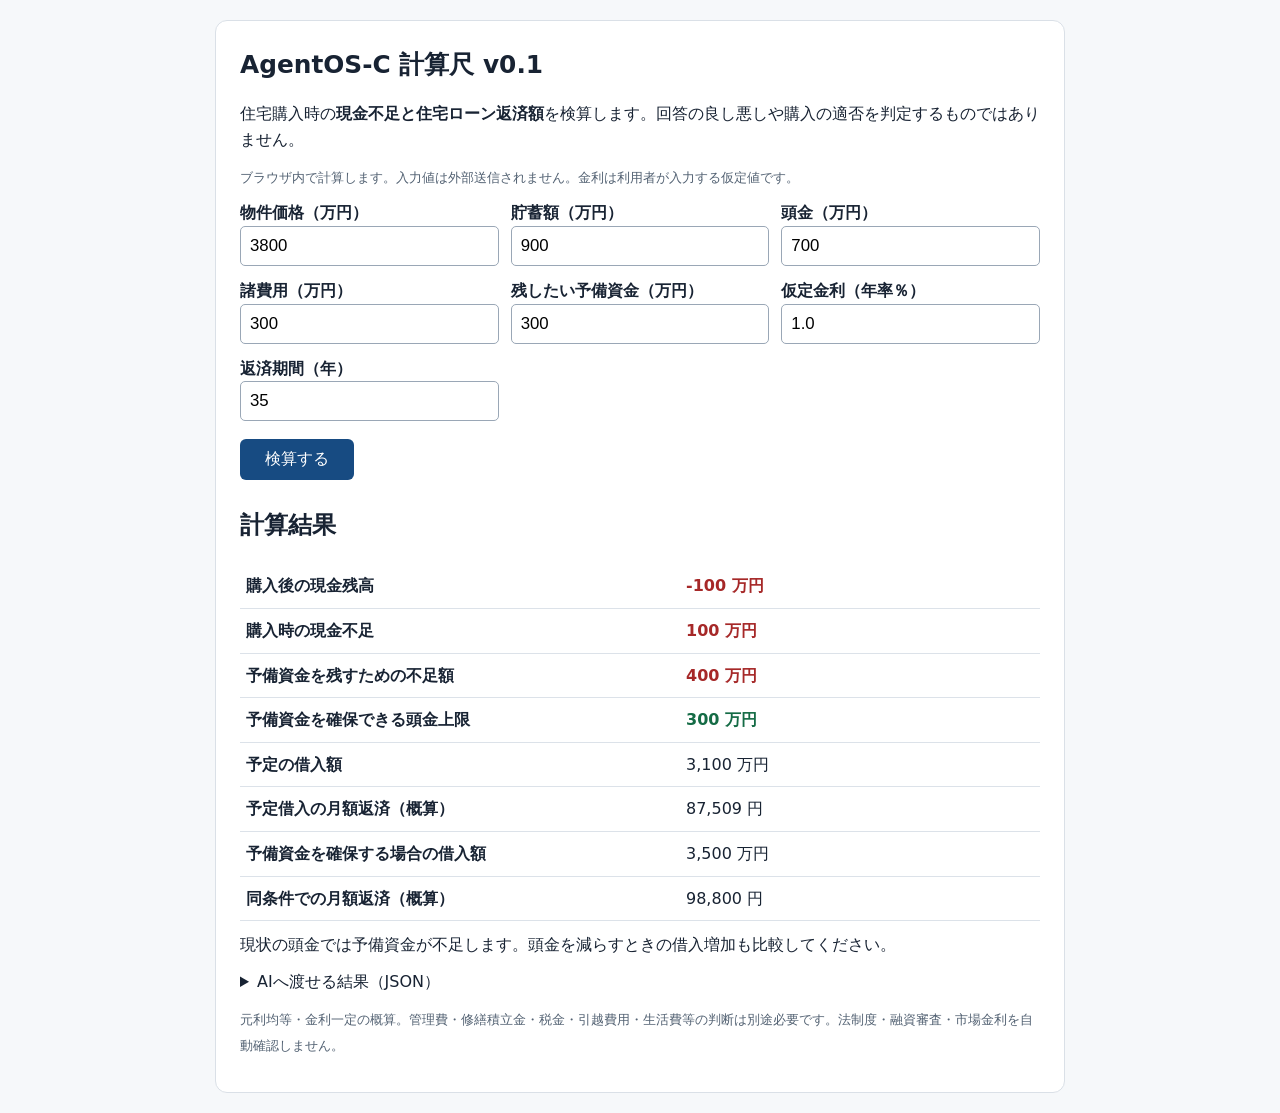
<file: tools/decision-calculator/index.html>
<!doctype html>
<html lang="ja">
<head>
<meta charset="utf-8">
<meta name="viewport" content="width=device-width, initial-scale=1">
<title>AgentOS-C 計算尺 v0.1 — 住宅購入資金の検算</title>
<style>
:root { color-scheme: light; font-family: system-ui, "Meiryo", sans-serif; }
body { max-width: 850px; margin: 0 auto; padding: 20px; color: #182333; background: #f6f8fa; line-height: 1.6; }
main { background: white; padding: 24px; border-radius: 12px; border: 1px solid #dae0e7; }
h1 { font-size: 1.55rem; margin-top: 0; }
p { margin: 0.7em 0; }
.grid { display: grid; grid-template-columns: repeat(auto-fit, minmax(215px, 1fr)); gap: 12px; }
label { font-weight: 600; display: block; }
input { display: block; box-sizing: border-box; width: 100%; padding: 9px; border: 1px solid #9aa7b6; border-radius: 5px; font-size: 1.05rem; }
button { margin: 18px 0 6px; background: #174b82; color: white; border: 0; padding: 10px 25px; border-radius: 6px; font-size: 1rem; cursor: pointer; }
button:hover { background: #123964; }
table { border-collapse: collapse; width: 100%; margin-top: 12px; }
th, td { border-bottom: 1px solid #dce2e9; padding: 9px 6px; text-align: left; }
th { width: 55%; }
.fail { color: #a62828; font-weight: 700; }
.pass { color: #146b45; font-weight: 700; }
small { color: #536273; }
pre { white-space: pre-wrap; overflow-wrap: anywhere; max-height: 380px; overflow: auto; background: #edf2f6; padding: 14px; border-radius: 6px; }
#error { color: #a62828; font-weight: 700; }
</style>
</head>
<body>
<main>
<h1>AgentOS-C 計算尺 v0.1</h1>
<p>住宅購入時の<strong>現金不足と住宅ローン返済額</strong>を検算します。回答の良し悪しや購入の適否を判定するものではありません。</p>
<p><small>ブラウザ内で計算します。入力値は外部送信されません。金利は利用者が入力する仮定値です。</small></p>
<form id="calculator">
  <div class="grid">
    <label>物件価格（万円）<input name="purchase_price_man_yen" type="number" value="3800" min="0" max="1000000000" step="1" required></label>
    <label>貯蓄額（万円）<input name="savings_man_yen" type="number" value="900" min="0" max="1000000000" step="1" required></label>
    <label>頭金（万円）<input name="down_payment_man_yen" type="number" value="700" min="0" max="1000000000" step="1" required></label>
    <label>諸費用（万円）<input name="closing_costs_man_yen" type="number" value="300" min="0" max="1000000000" step="1" required></label>
    <label>残したい予備資金（万円）<input name="minimum_reserve_man_yen" type="number" value="300" min="0" max="1000000000" step="1" required></label>
    <label>仮定金利（年率％）<input name="annual_interest_rate_percent" type="number" value="1.0" min="0" max="30" step="0.01" required></label>
    <label>返済期間（年）<input name="loan_term_years" type="number" value="35" min="1" max="50" step="1" required></label>
  </div>
  <button type="submit">検算する</button>
</form>
<p id="error" role="alert"></p>
<section aria-live="polite">
  <h2>計算結果</h2>
  <table><tbody id="results"></tbody></table>
  <p id="conclusion"></p>
</section>
<details>
  <summary>AIへ渡せる結果（JSON）</summary>
  <pre id="json"></pre>
</details>
<p><small>元利均等・金利一定の概算。管理費・修繕積立金・税金・引越費用・生活費等の判断は別途必要です。法制度・融資審査・市場金利を自動確認しません。</small></p>
</main>
<script src="./calculator.js"></script>
<script>
'use strict';
(function () {
  var form = document.getElementById('calculator');
  var results = document.getElementById('results');
  var error = document.getElementById('error');
  var conclusion = document.getElementById('conclusion');
  var json = document.getElementById('json');
  function text(v) { return v === null ? '算出不可' : Number(v).toLocaleString('ja-JP'); }
  function addRow(label, value, ok) {
    var row = document.createElement('tr');
    var header = document.createElement('th');
    var data = document.createElement('td');
    header.textContent = label;
    data.textContent = value;
    if (ok === true) data.className = 'pass';
    if (ok === false) data.className = 'fail';
    row.appendChild(header);
    row.appendChild(data);
    results.appendChild(row);
  }
  function recalculate(event) {
    if (event) event.preventDefault();
    error.textContent = '';
    results.textContent = '';
    conclusion.textContent = '';
    json.textContent = '';
    try {
      var keys = [
        'purchase_price_man_yen', 'savings_man_yen', 'down_payment_man_yen',
        'closing_costs_man_yen', 'minimum_reserve_man_yen',
        'annual_interest_rate_percent', 'loan_term_years'
      ];
      var input = {};
      keys.forEach(function (key) { input[key] = Number(form.elements.namedItem(key).value); });
      var out = window.DecisionCalculator.calculate(input);
      addRow('購入後の現金残高', text(out.cash.after_planned_purchase_man_yen) + ' 万円', out.checks.cash_to_pay_initial_costs);
      addRow('購入時の現金不足', text(out.cash.shortfall_to_pay_initial_costs_man_yen) + ' 万円', out.checks.cash_to_pay_initial_costs);
      addRow('予備資金を残すための不足額', text(out.cash.shortfall_to_keep_reserve_man_yen) + ' 万円', out.checks.reserve_preserved);
      addRow('予備資金を確保できる頭金上限', text(out.cash.maximum_down_payment_keeping_reserve_man_yen) + ' 万円', out.checks.reserve_possible_without_extra_money);
      addRow('予定の借入額', text(out.mortgage.planned_loan_man_yen) + ' 万円');
      addRow('予定借入の月額返済（概算）', text(out.mortgage.planned_monthly_payment_yen) + ' 円');
      addRow('予備資金を確保する場合の借入額', text(out.mortgage.reserve_preserving_loan_man_yen) + ' 万円');
      addRow('同条件での月額返済（概算）', text(out.mortgage.reserve_preserving_monthly_payment_yen) + ' 円');
      conclusion.textContent = out.checks.reserve_preserved
        ? '入力値上、希望する予備資金を確保できます。ただし購入全体の安全性は未評価です。'
        : out.checks.reserve_possible_without_extra_money
          ? '現状の頭金では予備資金が不足します。頭金を減らすときの借入増加も比較してください。'
          : '頭金をゼロにしても希望する予備資金を確保できません。別の資金計画が必要です。';
      json.textContent = JSON.stringify(out, null, 2);
    } catch (e) {
      error.textContent = '計算できません: ' + e.message;
    }
  }
  form.addEventListener('submit', recalculate);
  recalculate();
})();
</script>
</body>
</html>
</file>
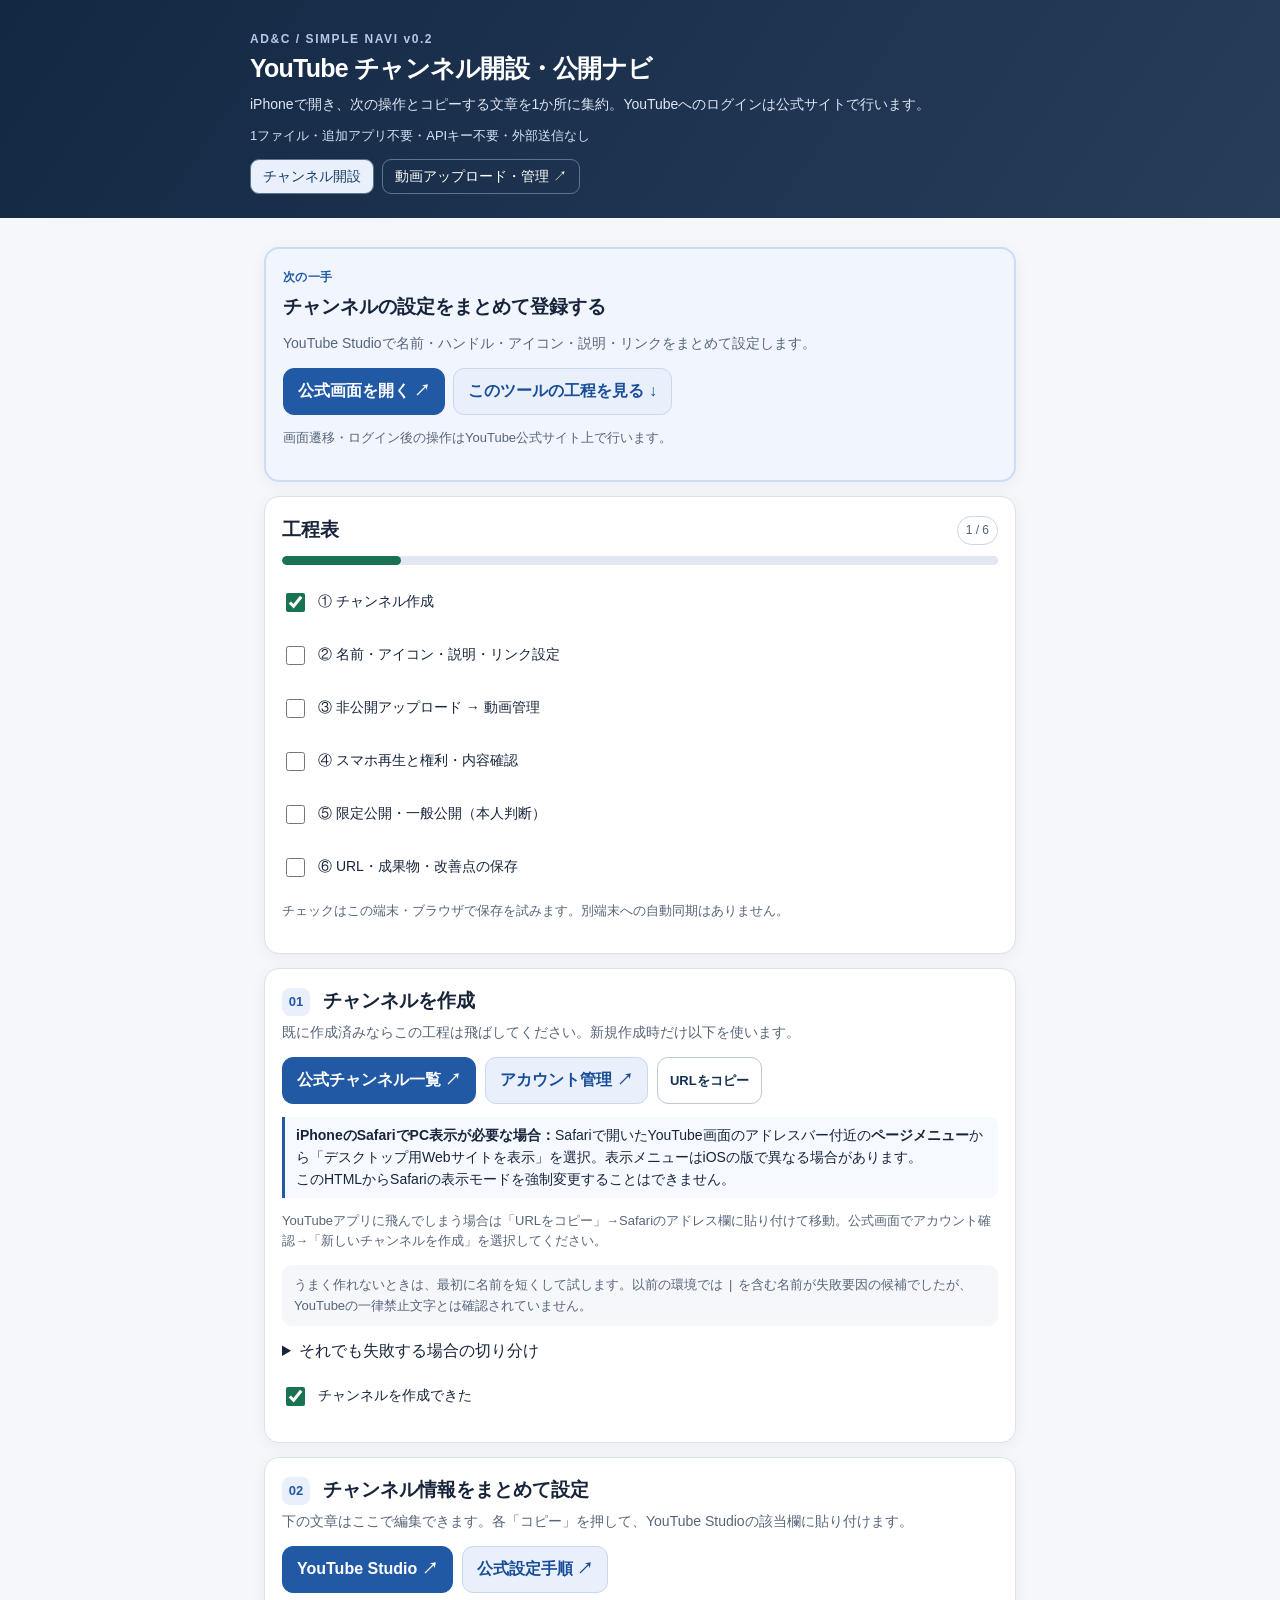
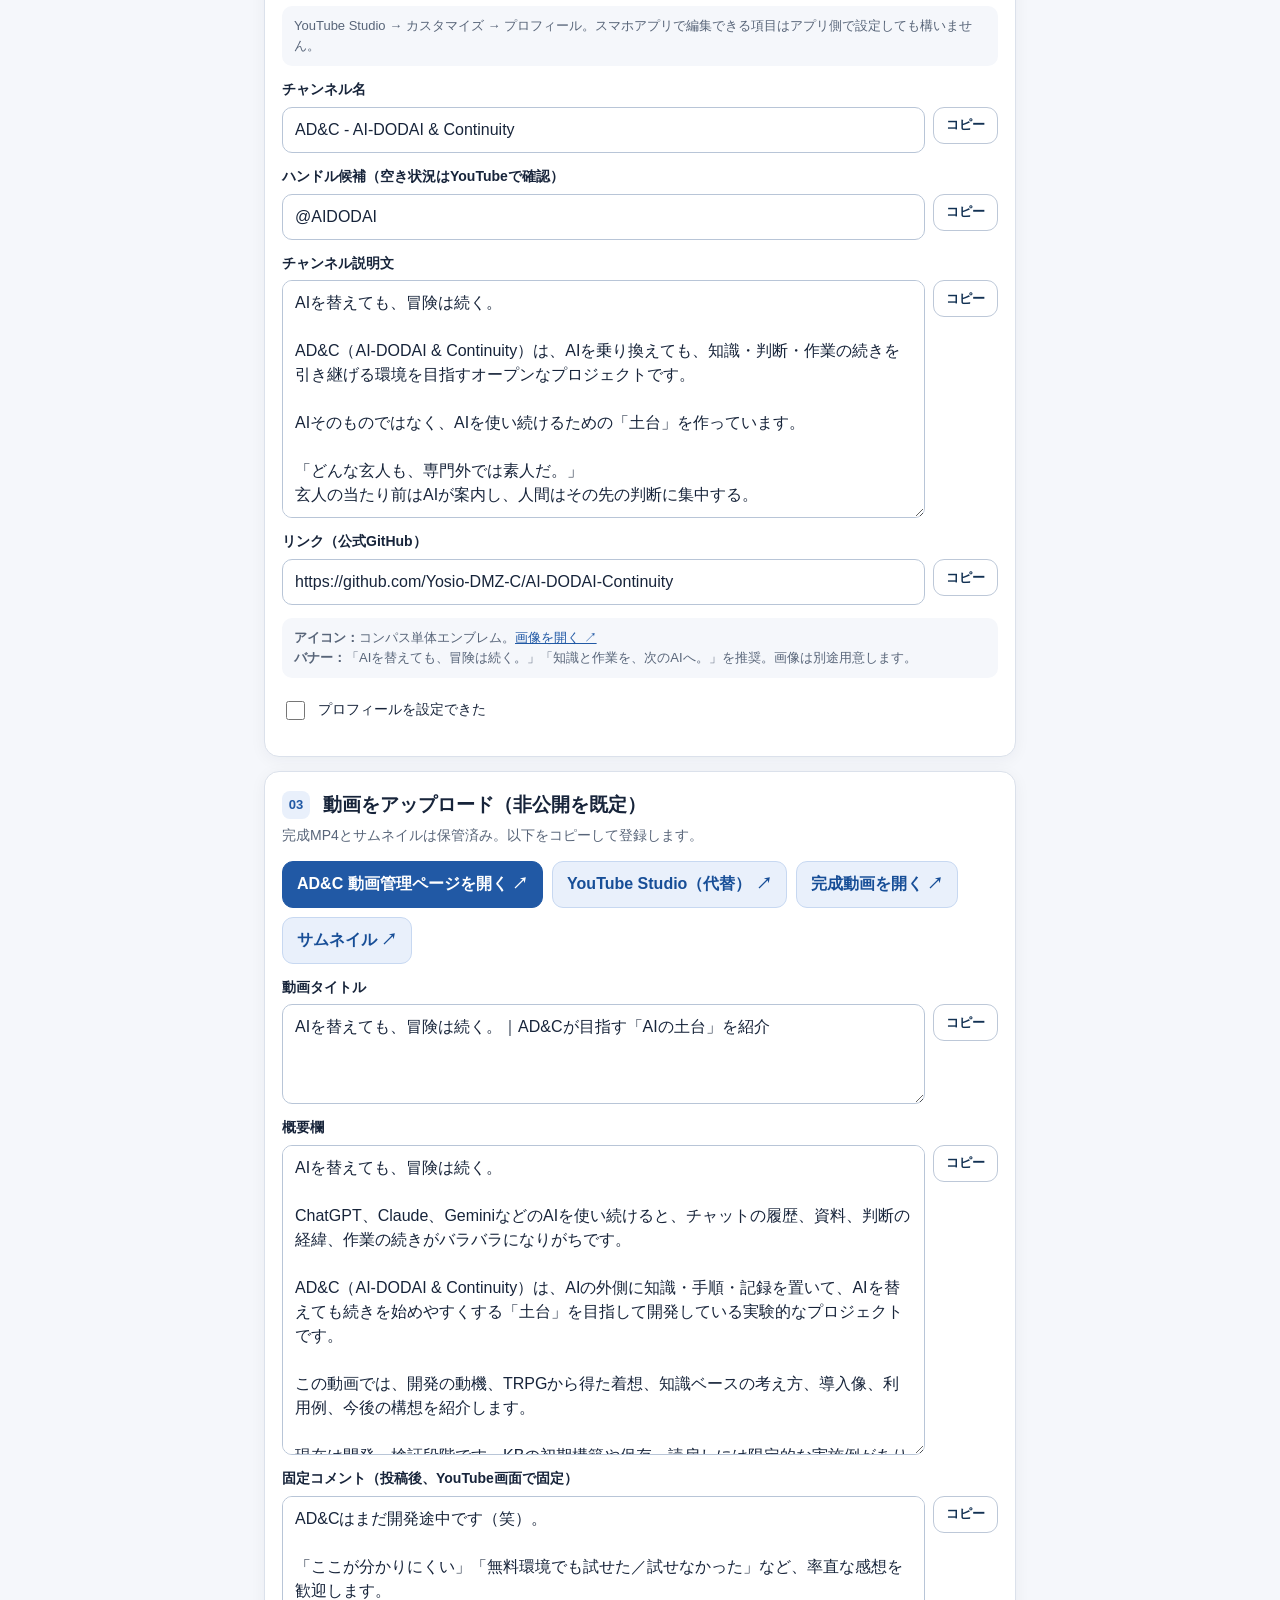
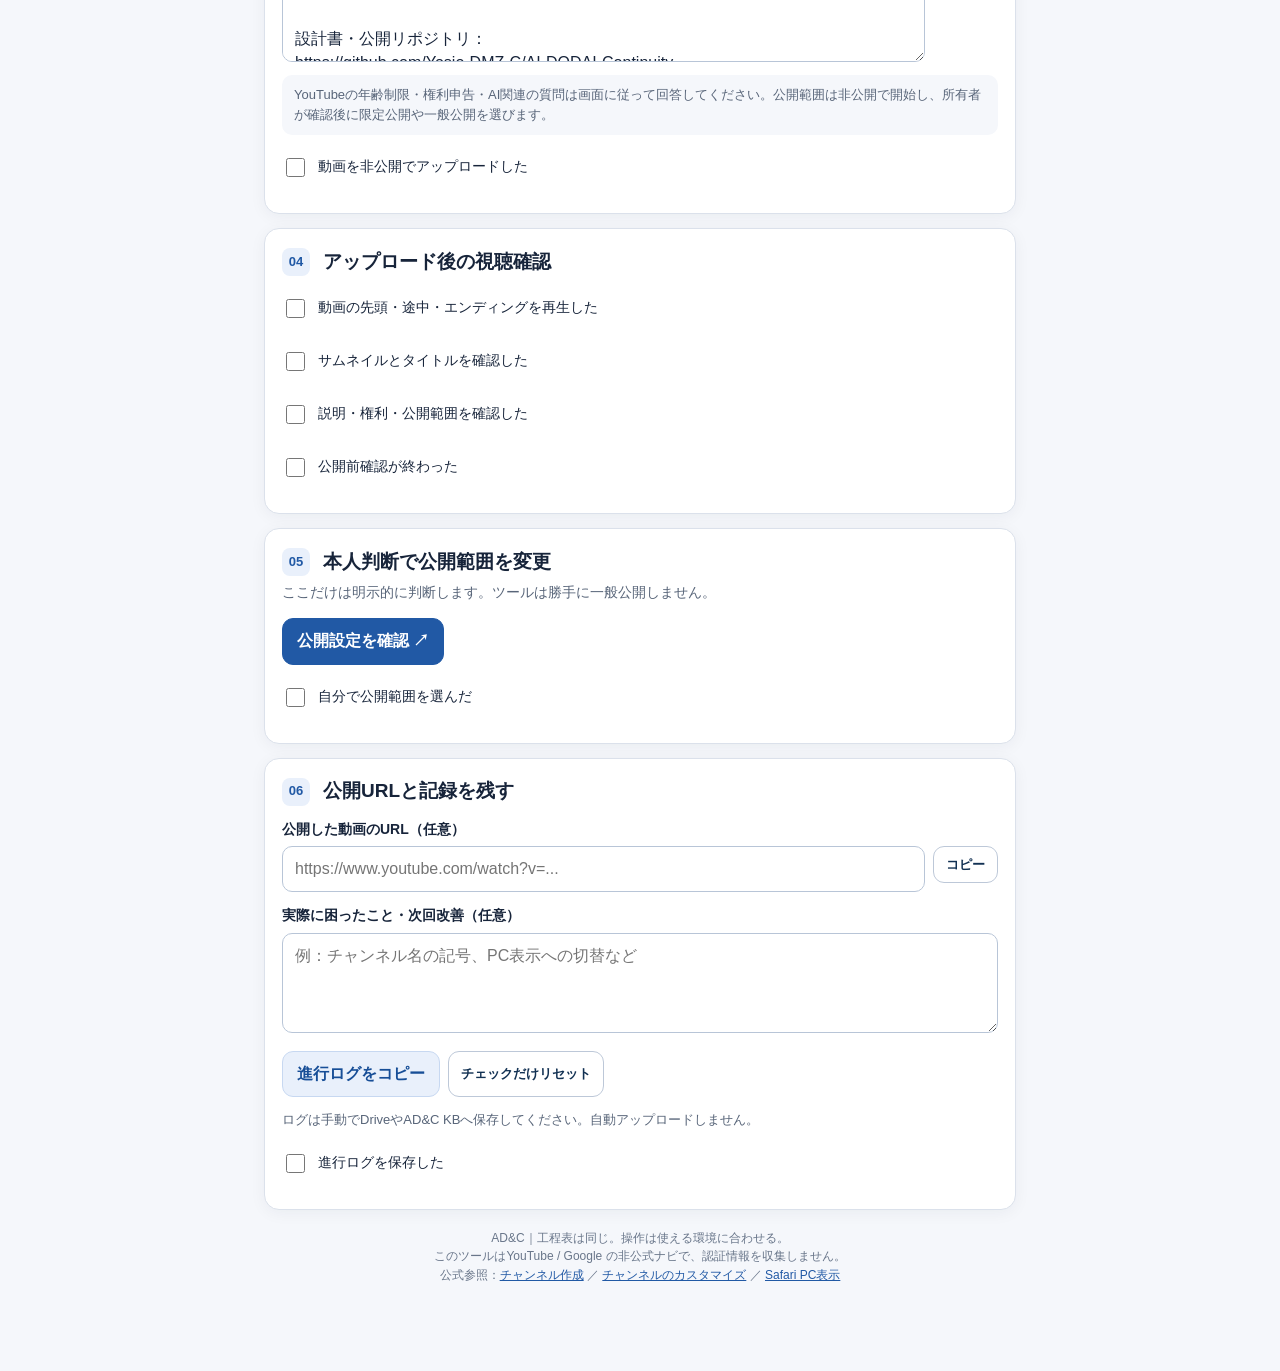
<file: tools/youtube/channel.html>
<!doctype html>
<html lang="ja">
<head>
<meta charset="utf-8">
<meta name="viewport" content="width=device-width, initial-scale=1, viewport-fit=cover">
<meta name="theme-color" content="#15233c">
<title>AD&C｜YouTubeチャンネル開設・公開ナビ</title>
<link rel="stylesheet" href="./shared.css">
</head>
<body>
<header><div class="head"><div class="eyebrow">AD&C / SIMPLE NAVI v0.2</div><h1>YouTube チャンネル開設・公開ナビ</h1><p>iPhoneで開き、次の操作とコピーする文章を1か所に集約。YouTubeへのログインは公式サイトで行います。</p><div class="topNote">1ファイル・追加アプリ不要・APIキー不要・外部送信なし</div></div><nav class="navbar" aria-label="AD&C YouTubeツール"><a href="./channel.html" aria-current="page">チャンネル開設</a><a href="./videos.html">動画アップロード・管理 ↗</a></nav></header>
<main>
<section class="nextpanel activeNext" id="next"><p class="kicker">次の一手</p><h2 id="nextTitle">チャンネル情報を登録する</h2><p class="sub" id="nextDetail">チャンネルは作成済みとして、プロフィール設定から進めます。</p><div class="actions"><a id="nextLink" class="btn primary" href="https://studio.youtube.com/" target="_blank" rel="noopener">公式画面を開く ↗</a><button id="jumpNext" class="secondary">このツールの工程を見る ↓</button></div><p class="small">画面遷移・ログイン後の操作はYouTube公式サイト上で行います。</p></section>
<section><div class="layout"><h2 style="margin:0">工程表</h2><span class="badge" id="progressText">1 / 6</span></div><progress id="progress" value="1" max="6"></progress><div id="checklist" style="margin-top:7px">
<label class="check"><input type="checkbox" id="done-create" data-step="create" checked>① チャンネル作成</label>
<label class="check"><input type="checkbox" id="done-profile" data-step="profile">② 名前・アイコン・説明・リンク設定</label>
<label class="check"><input type="checkbox" id="done-upload" data-step="upload">③ 非公開アップロード → 動画管理</label>
<label class="check"><input type="checkbox" id="done-review" data-step="review">④ スマホ再生と権利・内容確認</label>
<label class="check"><input type="checkbox" id="done-publish" data-step="publish">⑤ 限定公開・一般公開（本人判断）</label>
<label class="check"><input type="checkbox" id="done-log" data-step="log">⑥ URL・成果物・改善点の保存</label></div><p class="small">チェックはこの端末・ブラウザで保存を試みます。別端末への自動同期はありません。</p></section>
<section id="step-create"><div class="step-head"><span class="stepnum">01</span><h2>チャンネルを作成</h2></div><p class="sub">既に作成済みならこの工程は飛ばしてください。新規作成時だけ以下を使います。</p><div class="links"><a class="btn primary" href="https://www.youtube.com/channel_switcher" target="_blank" rel="noopener">公式チャンネル一覧 ↗</a><a class="btn secondary" href="https://www.youtube.com/account" target="_blank" rel="noopener">アカウント管理 ↗</a><button class="mini" data-copy-url="https://www.youtube.com/channel_switcher">URLをコピー</button></div>
<div class="callout"><b>iPhoneのSafariでPC表示が必要な場合：</b>Safariで開いたYouTube画面のアドレスバー付近の<b>ページメニュー</b>から「デスクトップ用Webサイトを表示」を選択。表示メニューはiOSの版で異なる場合があります。<br>このHTMLからSafariの表示モードを強制変更することはできません。</div>
<p class="small">YouTubeアプリに飛んでしまう場合は「URLをコピー」→Safariのアドレス欄に貼り付けて移動。公式画面でアカウント確認→「新しいチャンネルを作成」を選択してください。</p>
<p class="hint">うまく作れないときは、最初に名前を短くして試します。以前の環境では <code>|</code> を含む名前が失敗要因の候補でしたが、YouTubeの一律禁止文字とは確認されていません。</p>
<details><summary>それでも失敗する場合の切り分け</summary><p class="small">①アカウントが目的のGoogleアカウントか確認 → ②名前を英数字だけの仮名に → ③Safariのプライベートブラウズで再試行 → ④PCブラウザで作成。既存チャンネルは削除しないでください。</p></details>
<label class="check"><input type="checkbox" class="mirror" data-target="done-create">チャンネルを作成できた</label></section>
<section id="step-profile"><div class="step-head"><span class="stepnum">02</span><h2>チャンネル情報をまとめて設定</h2></div><p class="sub">下の文章はここで編集できます。各「コピー」を押して、YouTube Studioの該当欄に貼り付けます。</p><div class="links"><a class="btn primary" href="https://studio.youtube.com/" target="_blank" rel="noopener">YouTube Studio ↗</a><a class="btn secondary" href="https://support.google.com/youtube/answer/3027950?hl=ja" target="_blank" rel="noopener">公式設定手順 ↗</a></div><p class="hint">YouTube Studio → カスタマイズ → プロフィール。スマホアプリで編集できる項目はアプリ側で設定しても構いません。</p>
<div class="field"><label for="channelName">チャンネル名</label><div class="inputrow"><input type="text" id="channelName" data-save="1" value="AD&C - AI-DODAI & Continuity"><button class="mini" data-copy="channelName">コピー</button></div><div class="small warn" id="nameWarn" hidden>入力名に | を含みます。以前の作成失敗例があるため、登録できない場合は外して再試行してください。</div></div>
<div class="field"><label for="handle">ハンドル候補（空き状況はYouTubeで確認）</label><div class="inputrow"><input type="text" id="handle" data-save="1" value="@AIDODAI"><button class="mini" data-copy="handle">コピー</button></div></div>
<div class="field"><label for="channelDesc">チャンネル説明文</label><div class="inputrow"><textarea id="channelDesc" rows="9" data-save="1">AIを替えても、冒険は続く。

AD&C（AI-DODAI & Continuity）は、AIを乗り換えても、知識・判断・作業の続きを引き継げる環境を目指すオープンなプロジェクトです。

AIそのものではなく、AIを使い続けるための「土台」を作っています。

「どんな玄人も、専門外では素人だ。」
玄人の当たり前はAIが案内し、人間はその先の判断に集中する。

このチャンネルでは、AD&Cの開発過程や実験、成功・失敗、AI活用の工夫を紹介します。現在は開発・検証段階です。

▼ 設計書・GitHub
https://github.com/Yosio-DMZ-C/AI-DODAI-Continuity</textarea><button class="mini" data-copy="channelDesc">コピー</button></div></div>
<div class="field"><label for="repoLink">リンク（公式GitHub）</label><div class="inputrow"><input type="url" id="repoLink" data-save="1" value="https://github.com/Yosio-DMZ-C/AI-DODAI-Continuity"><button class="mini" data-copy="repoLink">コピー</button></div></div>
<p class="hint"><b>アイコン：</b>コンパス単体エンブレム。<a href="https://drive.google.com/file/d/1JhogMmLaI_HmVvPJImsCWtPphjDD1Yco/view" target="_blank" rel="noopener">画像を開く ↗</a><br><b>バナー：</b>「AIを替えても、冒険は続く。」「知識と作業を、次のAIへ。」を推奨。画像は別途用意します。</p><label class="check"><input type="checkbox" class="mirror" data-target="done-profile">プロフィールを設定できた</label></section>
<section id="step-upload"><div class="step-head"><span class="stepnum">03</span><h2>動画をアップロード（非公開を既定）</h2></div><p class="sub">完成MP4とサムネイルは保管済み。以下をコピーして登録します。</p><div class="links"><a class="btn primary" href="./videos.html">AD&C 動画管理ページを開く ↗</a><a class="btn secondary" href="https://studio.youtube.com/" target="_blank" rel="noopener">YouTube Studio（代替） ↗</a><a class="btn secondary" href="https://drive.google.com/file/d/1I9K3RXlusrMKqE4KardaX0821FwCqkwB/view" target="_blank" rel="noopener">完成動画を開く ↗</a><a class="btn secondary" href="https://drive.google.com/file/d/1y_trxNAxxJDGt46jHDDe6TY-qF1lRXMU/view" target="_blank" rel="noopener">サムネイル ↗</a></div>
<div class="field"><label for="videoTitle">動画タイトル</label><div class="inputrow"><textarea id="videoTitle" rows="2" data-save="1">AIを替えても、冒険は続く。｜AD&Cが目指す「AIの土台」を紹介</textarea><button class="mini" data-copy="videoTitle">コピー</button></div></div>
<div class="field"><label for="videoDesc">概要欄</label><div class="inputrow"><textarea id="videoDesc" rows="12" data-save="1">AIを替えても、冒険は続く。

ChatGPT、Claude、GeminiなどのAIを使い続けると、チャットの履歴、資料、判断の経緯、作業の続きがバラバラになりがちです。

AD&C（AI-DODAI & Continuity）は、AIの外側に知識・手順・記録を置いて、AIを替えても続きを始めやすくする「土台」を目指して開発している実験的なプロジェクトです。

この動画では、開発の動機、TRPGから得た着想、知識ベースの考え方、導入像、利用例、今後の構想を紹介します。

現在は開発・検証段階です。KBの初期構築や保存・読戻しには限定的な実施例がありますが、異なるAI間での継続運用や省力化の効果を一般的に実証したわけではありません。

▼ AD&Cの設計書・公開リポジトリ
https://github.com/Yosio-DMZ-C/AI-DODAI-Continuity

感想や改善提案も歓迎します。

※前半のナレーションは、本人の声をもとにElevenLabsで生成したAI音声です。エンディングは本人の肉声を使用しています。

#ADnC #生成AI #ナレッジベース</textarea><button class="mini" data-copy="videoDesc">コピー</button></div></div>
<div class="field"><label for="pinnedComment">固定コメント（投稿後、YouTube画面で固定）</label><div class="inputrow"><textarea id="pinnedComment" rows="6" data-save="1">AD&Cはまだ開発途中です（笑）。

「ここが分かりにくい」「無料環境でも試せた／試せなかった」など、率直な感想を歓迎します。

設計書・公開リポジトリ：
https://github.com/Yosio-DMZ-C/AI-DODAI-Continuity</textarea><button class="mini" data-copy="pinnedComment">コピー</button></div></div>
<p class="hint">YouTubeの年齢制限・権利申告・AI関連の質問は画面に従って回答してください。公開範囲は非公開で開始し、所有者が確認後に限定公開や一般公開を選びます。</p><label class="check"><input type="checkbox" class="mirror" data-target="done-upload">動画を非公開でアップロードした</label></section>
<section id="step-review"><div class="step-head"><span class="stepnum">04</span><h2>アップロード後の視聴確認</h2></div><label class="check"><input type="checkbox" id="qc-video">動画の先頭・途中・エンディングを再生した</label><label class="check"><input type="checkbox" id="qc-cover">サムネイルとタイトルを確認した</label><label class="check"><input type="checkbox" id="qc-rights">説明・権利・公開範囲を確認した</label><label class="check"><input type="checkbox" class="mirror" data-target="done-review">公開前確認が終わった</label></section>
<section id="step-publish"><div class="step-head"><span class="stepnum">05</span><h2>本人判断で公開範囲を変更</h2></div><p class="sub">ここだけは明示的に判断します。ツールは勝手に一般公開しません。</p><div class="links"><a class="btn primary" href="https://studio.youtube.com/" target="_blank" rel="noopener">公開設定を確認 ↗</a></div><label class="check"><input type="checkbox" class="mirror" data-target="done-publish">自分で公開範囲を選んだ</label></section>
<section id="step-log"><div class="step-head"><span class="stepnum">06</span><h2>公開URLと記録を残す</h2></div><div class="field"><label for="publishedUrl">公開した動画のURL（任意）</label><div class="inputrow"><input type="url" id="publishedUrl" data-save="1" placeholder="https://www.youtube.com/watch?v=..."><button class="mini" data-copy="publishedUrl">コピー</button></div></div><div class="field"><label for="notes">実際に困ったこと・次回改善（任意）</label><textarea id="notes" rows="3" data-save="1" placeholder="例：チャンネル名の記号、PC表示への切替など"></textarea></div><div class="actions"><button id="export" class="secondary">進行ログをコピー</button><button id="reset" class="mini">チェックだけリセット</button></div><p class="small">ログは手動でDriveやAD&C KBへ保存してください。自動アップロードしません。</p><label class="check"><input type="checkbox" class="mirror" data-target="done-log">進行ログを保存した</label></section>
<div id="toast" class="sr" role="status" aria-live="polite"></div>
<footer>AD&C｜工程表は同じ。操作は使える環境に合わせる。<br>このツールはYouTube / Google の非公式ナビで、認証情報を収集しません。<br>公式参照：<a href="https://support.google.com/youtube/answer/1646861?hl=ja" target="_blank" rel="noopener">チャンネル作成</a> ／ <a href="https://support.google.com/youtube/answer/3027950?hl=ja" target="_blank" rel="noopener">チャンネルのカスタマイズ</a> ／ <a href="https://support.apple.com/ja-jp/guide/iphone/iphb3100d149/26/ios/26" target="_blank" rel="noopener">Safari PC表示</a></footer>
</main>
<script>
(function(){'use strict';
const key='adnc-youtube-navi-v01';const steps=['create','profile','upload','review','publish','log'];
const titles=['チャンネルを作成する','チャンネルの設定をまとめて登録する','動画管理ページで非公開アップロードする','非公開の動画を所有者として確認する','公開するか判断する','公開URLと改善点を残す','公開作業は完了です'];
const descriptions=['Safariで公式のチャンネル一覧を開きます。','YouTube Studioで名前・ハンドル・アイコン・説明・リンクをまとめて設定します。','準備済みのMP4・サムネイル・文案を使います。','スマホで最初・途中・最後を再生してください。','公開範囲は動画管理ページまたは公式Studioで本人が変更します。','今回の結果を次の作業へ引き継ぎます。','ログを保存して終了できます。'];
const urls=['https://www.youtube.com/channel_switcher','https://studio.youtube.com/','./videos.html','#step-review','https://studio.youtube.com/','#step-log','#step-log'];
const ids=Array.from(document.querySelectorAll('[data-save="1"]')).map(x=>x.id);let initial={};ids.forEach(id=>{initial[id]=document.getElementById(id).value;});
function getStored(){try{return JSON.parse(localStorage.getItem(key)||'{}')}catch{return {}}}
function save(){const item={};ids.forEach(id=>item[id]=document.getElementById(id).value);steps.forEach(s=>item['done-'+s]=document.getElementById('done-'+s).checked);['qc-video','qc-cover','qc-rights'].forEach(id=>item[id]=document.getElementById(id).checked);try{localStorage.setItem(key,JSON.stringify(item))}catch(e){}render()}
function render(){const active=steps.findIndex(s=>!document.getElementById('done-'+s).checked),ix=active===-1?6:active;const count=steps.filter(s=>document.getElementById('done-'+s).checked).length;document.getElementById('progress').value=count;document.getElementById('progressText').textContent=count+' / 6';document.getElementById('nextTitle').textContent=titles[ix];document.getElementById('nextDetail').textContent=descriptions[ix];const a=document.getElementById('nextLink');a.href=urls[ix];a.textContent=ix===0?'チャンネル一覧を開く ↗':ix===6?'記録の工程を見る ↓':ix===3?'このツールの確認工程を見る ↓':'公式画面を開く ↗';if(ix===3||ix===5||ix===6)a.textContent='このツールの工程を見る ↓';const name=document.getElementById('channelName').value;document.getElementById('nameWarn').hidden=!name.includes('|');document.querySelectorAll('.mirror').forEach(el=>{el.checked=document.getElementById(el.dataset.target).checked;});}
function toast(message){let el=document.getElementById('toast');el.textContent=message;el.className='hint';setTimeout(()=>{el.className='sr'},2200)}
async function copyText(value){try{if(navigator.clipboard&&window.isSecureContext){await navigator.clipboard.writeText(value);toast('コピーしました');return;}}catch(e){}
const t=document.createElement('textarea');t.value=value;t.style.cssText='position:fixed;left:0;top:-1000px';document.body.appendChild(t);t.focus();t.select();try{if(document.execCommand('copy')){toast('コピーしました');t.remove();return;}}catch(e){}t.remove();window.prompt('この文章を長押ししてコピーしてください',value);}
function jump(){const ix=steps.findIndex(s=>!document.getElementById('done-'+s).checked);document.getElementById('step-'+(steps[ix===-1?5:ix])).scrollIntoView({behavior:'smooth',block:'start'})}
let saved=getStored();ids.forEach(id=>{if(typeof saved[id]==='string')document.getElementById(id).value=saved[id];});steps.forEach(s=>{if(typeof saved['done-'+s]==='boolean')document.getElementById('done-'+s).checked=saved['done-'+s];});['qc-video','qc-cover','qc-rights'].forEach(id=>{if(typeof saved[id]==='boolean')document.getElementById(id).checked=saved[id];});
document.querySelectorAll('input[data-step],input[id^="done-"],input[id^="qc-"]').forEach(el=>el.addEventListener('change',save));
document.querySelectorAll('.mirror').forEach(el=>el.addEventListener('change',()=>{document.getElementById(el.dataset.target).checked=el.checked;save()}));
ids.forEach(id=>{document.getElementById(id).addEventListener('input',save)});
document.querySelectorAll('[data-copy]').forEach(el=>el.addEventListener('click',()=>copyText(document.getElementById(el.dataset.copy).value)));
document.querySelectorAll('[data-copy-url]').forEach(el=>el.addEventListener('click',()=>copyText(el.dataset.copyUrl)));
document.getElementById('jumpNext').addEventListener('click',jump);
document.getElementById('nextLink').addEventListener('click',function(e){const ix=steps.findIndex(s=>!document.getElementById('done-'+s).checked);if(ix===3||ix===5||ix===-1){e.preventDefault();jump()}});
document.getElementById('export').addEventListener('click',()=>{const done=steps.map((s,i)=>(document.getElementById('done-'+s).checked?'PASS':'NOT_RUN')+' | '+(i+1)+' '+titles[i]).join('\n');copyText('AD&C YouTube進行記録\n\n'+done+'\n\nチャンネル名: '+document.getElementById('channelName').value+'\nハンドル候補: '+document.getElementById('handle').value+'\n動画URL: '+document.getElementById('publishedUrl').value+'\n改善点: '+document.getElementById('notes').value+'\n※本人の確認がない項目はPASSと扱わない。');});
document.getElementById('reset').addEventListener('click',()=>{if(!confirm('工程のチェックだけ初期化します。本文は残します。よろしいですか？'))return;steps.forEach(s=>document.getElementById('done-'+s).checked=(s==='create'));['qc-video','qc-cover','qc-rights'].forEach(id=>document.getElementById(id).checked=false);save();toast('チェックを初期化しました')});render();
})();
</script>
</body></html>
</file>
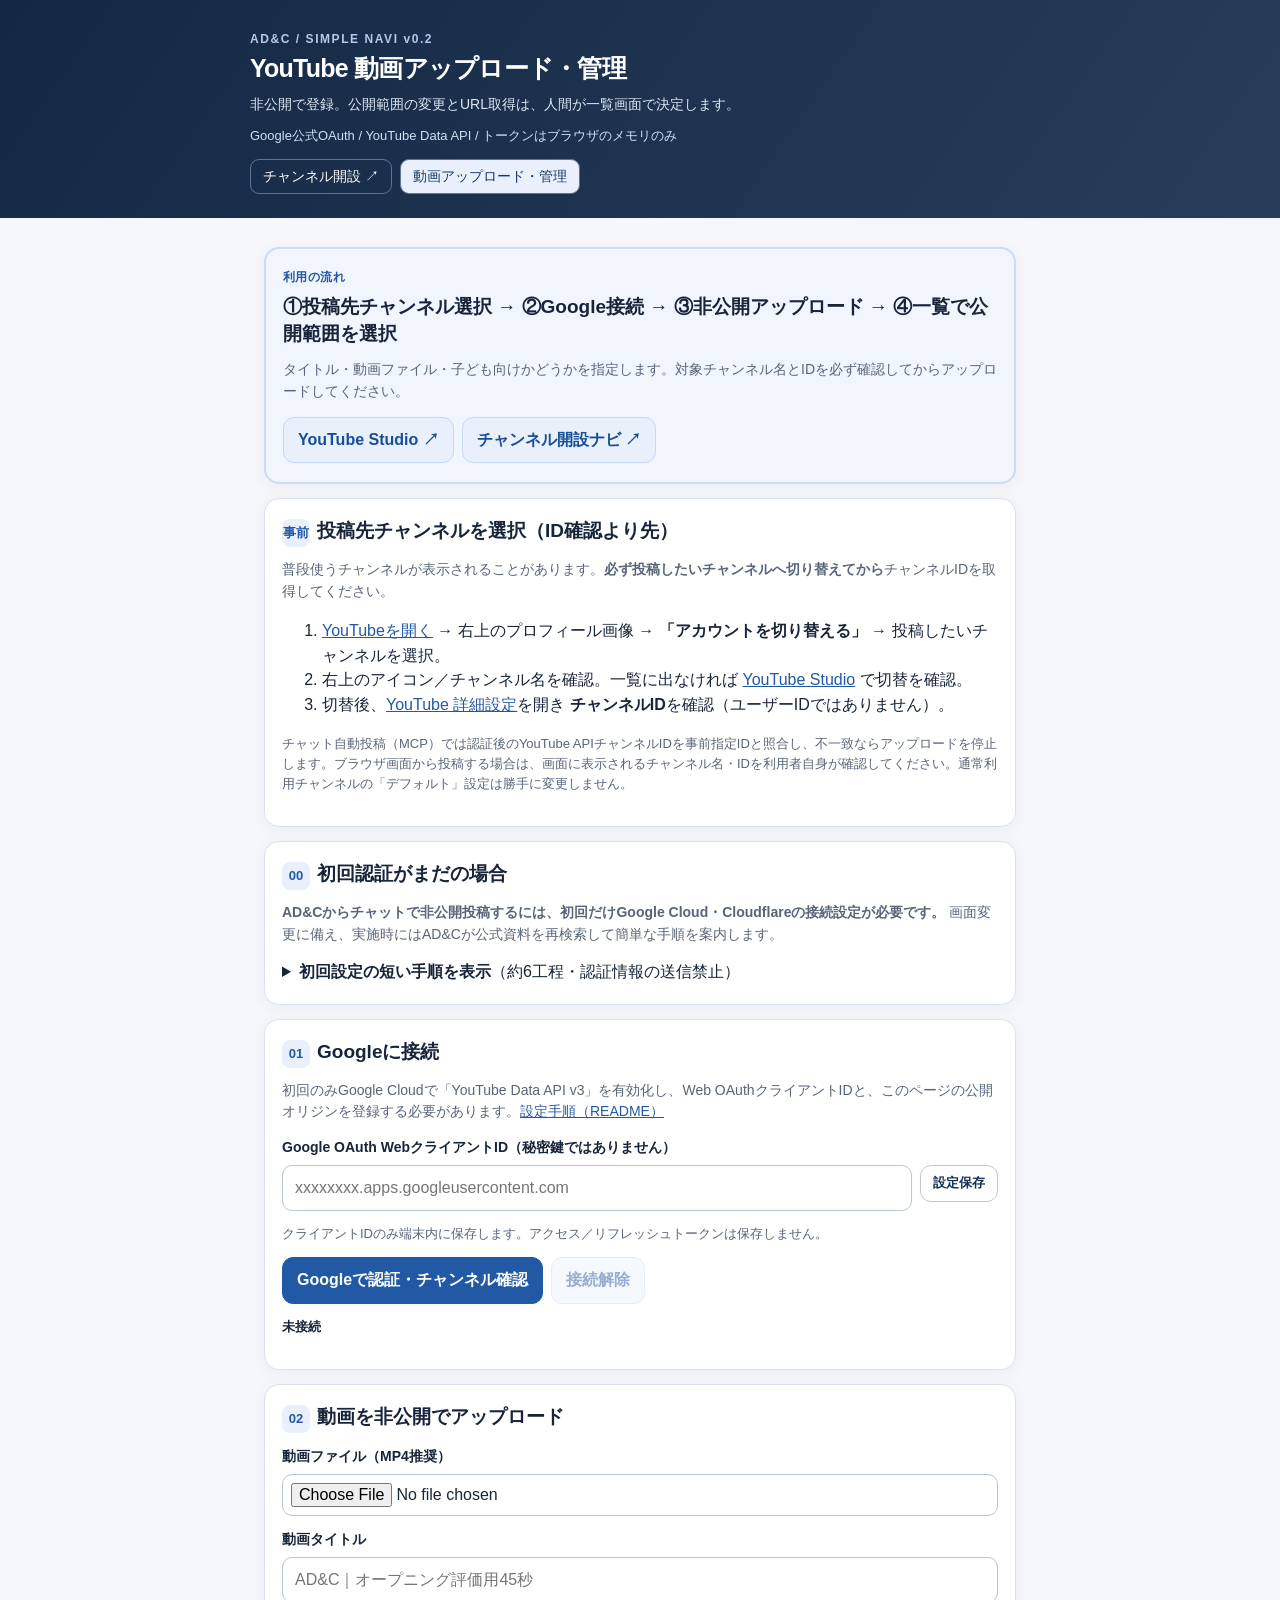
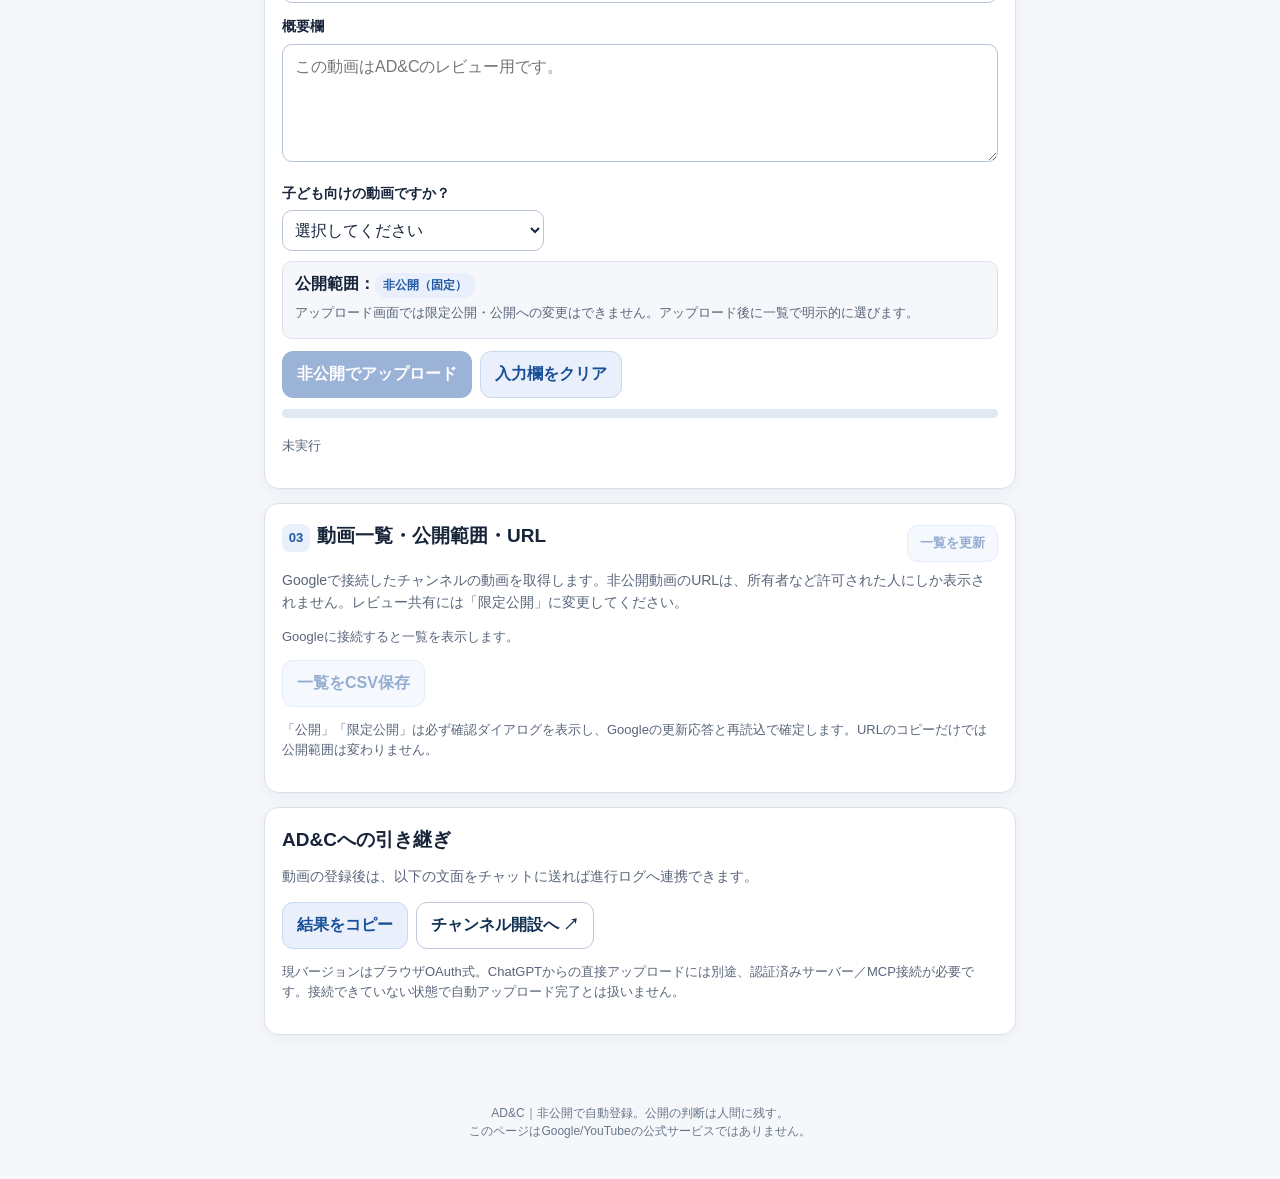
<file: tools/youtube/videos.html>
<!doctype html>
<html lang="ja">
<head>
<meta charset="utf-8"><meta name="viewport" content="width=device-width, initial-scale=1, viewport-fit=cover">
<meta name="theme-color" content="#15233c"><title>AD&C｜YouTube動画アップロード・管理</title>
<link rel="stylesheet" href="./shared.css">
<script src="https://accounts.google.com/gsi/client" async defer></script>
</head>
<body>
<header><div class="head"><div class="eyebrow">AD&C / SIMPLE NAVI v0.2</div><h1>YouTube 動画アップロード・管理</h1><p>非公開で登録。公開範囲の変更とURL取得は、人間が一覧画面で決定します。</p><div class="topNote">Google公式OAuth / YouTube Data API / トークンはブラウザのメモリのみ</div></div>
<nav class="navbar" aria-label="AD&C YouTubeツール"><a href="./channel.html">チャンネル開設 ↗</a><a href="./videos.html" aria-current="page">動画アップロード・管理</a></nav></header>
<main>
<section class="nextpanel activeNext"><p class="kicker">利用の流れ</p><h2>①投稿先チャンネル選択 → ②Google接続 → ③非公開アップロード → ④一覧で公開範囲を選択</h2><p class="sub">タイトル・動画ファイル・子ども向けかどうかを指定します。対象チャンネル名とIDを必ず確認してからアップロードしてください。</p><div class="actions"><a class="btn secondary" href="https://studio.youtube.com/" rel="noopener" target="_blank">YouTube Studio ↗</a><a class="btn secondary" href="./channel.html">チャンネル開設ナビ ↗</a></div></section>
<section id="channel-selection-guide"><h2><span class="stepnum">事前</span>投稿先チャンネルを選択（ID確認より先）</h2>
<p class="sub">普段使うチャンネルが表示されることがあります。<b>必ず投稿したいチャンネルへ切り替えてから</b>チャンネルIDを取得してください。</p>
<ol><li><a href="https://www.youtube.com/" target="_blank" rel="noopener">YouTubeを開く</a> → 右上のプロフィール画像 → <b>「アカウントを切り替える」</b> → 投稿したいチャンネルを選択。</li>
<li>右上のアイコン／チャンネル名を確認。一覧に出なければ <a href="https://studio.youtube.com/" target="_blank" rel="noopener">YouTube Studio</a> で切替を確認。</li>
<li>切替後、<a href="https://www.youtube.com/account_advanced" target="_blank" rel="noopener">YouTube 詳細設定</a>を開き <b>チャンネルID</b>を確認（ユーザーIDではありません）。</li></ol>
<p class="small">チャット自動投稿（MCP）では認証後のYouTube APIチャンネルIDを事前指定IDと照合し、不一致ならアップロードを停止します。ブラウザ画面から投稿する場合は、画面に表示されるチャンネル名・IDを利用者自身が確認してください。通常利用チャンネルの「デフォルト」設定は勝手に変更しません。</p></section>
<section id="setup-guide"><h2><span class="stepnum">00</span>初回認証がまだの場合</h2>
<p class="sub"><b>AD&Cからチャットで非公開投稿するには、初回だけGoogle Cloud・Cloudflareの接続設定が必要です。</b> 画面変更に備え、実施時にはAD&Cが公式資料を再検索して簡単な手順を案内します。</p>
<details><summary><b>初回設定の短い手順を表示</b>（約6工程・認証情報の送信禁止）</summary>
<ol>
<li><a href="https://console.cloud.google.com/" target="_blank" rel="noopener">Google Cloud Console</a>でプロジェクトを選び、<a href="https://console.cloud.google.com/apis/library/youtube.googleapis.com" target="_blank" rel="noopener">YouTube Data API v3</a> と <a href="https://console.cloud.google.com/apis/library/drive.googleapis.com" target="_blank" rel="noopener">Google Drive API</a>を有効にします。</li>
<li><a href="https://console.cloud.google.com/auth/overview" target="_blank" rel="noopener">Google Auth Platform</a>のブランディング・対象ユーザーを設定し、テスト状態なら自分のGoogleアカウントをテストユーザーへ追加します。</li>
<li><a href="https://console.cloud.google.com/auth/clients" target="_blank" rel="noopener">Clients</a>から「デスクトップアプリ」のOAuthクライアントを作り、JSONをPCへダウンロードします。<b>セキュリティ上、ダウンロードしたOAuth JSONをチャットへ送信・添付してはいけません。認証情報を含む画面の共有も避けてください。</b></li>
<li>権限（スコープ）を確認するときは、<a href="https://console.cloud.google.com/auth/scopes" target="_blank" rel="noopener">Google Auth Platform「データアクセス」</a>へ進みます。先に画面上部で正しいGoogle Cloudプロジェクトを選び、表示が不安定なら左メニューの「データアクセス」から開いてください。旧URL <code>/auth/data-access</code> は使いません。</li>
<li><a href="https://dash.cloudflare.com/" target="_blank" rel="noopener">Cloudflare</a>でWorkerとKVを用意し、配布ZIPの<code>wrangler.toml.example</code>を<code>wrangler.toml</code>にコピー、期待するチャンネルID・KV IDを設定します。</li>
<li>PCでZIPの<code>setup_once.py</code>を実行し、Googleの同意画面で承認します。接続先チャンネルを照合してから秘密情報をWorkerへ登録します。</li>
<li>生成された個人用プラグインをChatGPTに接続し、<code>check_connection</code>で検査した後、非公開投稿を試します。</li>
</ol>
<p class="small">Google OAuthのテスト状態では更新トークンが約7日で期限切れになる場合があります。継続運用前に公開ステータスや審査要件を確認してください。</p>
<p><b>わからないところは教えてください。現在の画面に合わせて案内します。</b></p>
<p class="small">手順書：配布ZIP内<code>INITIAL_AUTH_GUIDE.md</code>。Webブラウザからの一時認証だけなら下の「01」で進められますが、チャット自動投稿には別途初回サーバー設定が必要です。</p>
</details></section>
<section id="auth-section"><h2><span class="stepnum">01</span>Googleに接続</h2>
<p class="sub">初回のみGoogle Cloudで「YouTube Data API v3」を有効化し、Web OAuthクライアントIDと、このページの公開オリジンを登録する必要があります。<a href="./README.md" target="_blank" rel="noopener">設定手順（README）</a></p>
<label for="clientId">Google OAuth WebクライアントID（秘密鍵ではありません）</label>
<div class="inputrow"><input type="text" id="clientId" autocomplete="off" spellcheck="false" placeholder="xxxxxxxx.apps.googleusercontent.com"><button class="mini" id="saveClient">設定保存</button></div>
<p class="small">クライアントIDのみ端末内に保存します。アクセス／リフレッシュトークンは保存しません。</p>
<div class="actions"><button id="connect" class="primary">Googleで認証・チャンネル確認</button><button id="disconnect" class="secondary" disabled>接続解除</button></div>
<p class="token-state" id="authState" role="status">未接続</p><div class="quiet hidden" id="channelBox"><b>接続先：</b><span id="channelName"></span><br><small class="monospace" id="channelId"></small></div>
</section>
<section><h2><span class="stepnum">02</span>動画を非公開でアップロード</h2>
<div class="field"><label for="file">動画ファイル（MP4推奨）</label><input type="file" id="file" accept="video/*,.mp4,.mov,.m4v,.webm"></div>
<div class="field"><label for="title">動画タイトル</label><input type="text" id="title" maxlength="100" placeholder="AD&C｜オープニング評価用45秒"></div>
<div class="field"><label for="description">概要欄</label><textarea id="description" rows="4" maxlength="5000" placeholder="この動画はAD&Cのレビュー用です。"></textarea></div>
<div class="field"><label for="audience">子ども向けの動画ですか？</label><select id="audience"><option value="">選択してください</option><option value="false">いいえ（子ども向けではない）</option><option value="true">はい（子ども向け）</option></select></div>
<div class="quiet"><b>公開範囲：</b><span class="tag">非公開（固定）</span><p class="small compact">アップロード画面では限定公開・公開への変更はできません。アップロード後に一覧で明示的に選びます。</p></div>
<div class="actions" style="margin-top:12px"><button id="upload" class="primary" disabled>非公開でアップロード</button><button id="resetForm" class="secondary">入力欄をクリア</button></div>
<progress id="uploadProgress" class="upload-progress" max="100" value="0"></progress><p id="uploadState" class="small" role="status">未実行</p>
<p id="uploadLink" class="hidden"></p>
</section>
<section id="video-manage"><div class="layout"><h2><span class="stepnum">03</span>動画一覧・公開範囲・URL</h2><button class="secondary mini" id="reload" disabled>一覧を更新</button></div>
<p class="sub">Googleで接続したチャンネルの動画を取得します。非公開動画のURLは、所有者など許可された人にしか表示されません。レビュー共有には「限定公開」に変更してください。</p>
<div id="videoList"><p class="small">Googleに接続すると一覧を表示します。</p></div>
<div class="actions"><button id="more" class="mini hidden">次の50件を読み込む</button><button id="exportLog" class="secondary" disabled>一覧をCSV保存</button></div>
<p class="small">「公開」「限定公開」は必ず確認ダイアログを表示し、Googleの更新応答と再読込で確定します。URLのコピーだけでは公開範囲は変わりません。</p>
</section>
<section><h2>AD&Cへの引き継ぎ</h2><p class="sub">動画の登録後は、以下の文面をチャットに送れば進行ログへ連携できます。</p><div class="actions"><button class="secondary" id="copyHandoff">結果をコピー</button><a class="btn" href="./channel.html">チャンネル開設へ ↗</a></div><p class="small">現バージョンはブラウザOAuth式。ChatGPTからの直接アップロードには別途、認証済みサーバー／MCP接続が必要です。接続できていない状態で自動アップロード完了とは扱いません。</p></section>
<div id="toast" class="sr" role="status" aria-live="polite"></div>
</main>
<footer>AD&C｜非公開で自動登録。公開の判断は人間に残す。<br>このページはGoogle/YouTubeの公式サービスではありません。</footer>
<script src="./videos.js"></script>
</body></html>
</file>
<file: tools/youtube/shared.css>
:root{color-scheme:light;--bg:#f5f7fb;--surface:#fff;--ink:#17243a;--muted:#586579;--line:#dbe1eb;--blue:#2159a5;--bluep:#e9f0fb;--green:#197353;--warn:#b45d14;--radius:15px;--shadow:0 3px 16px rgba(23,36,58,.05)}
*{box-sizing:border-box}html{scroll-behavior:smooth}body{margin:0;background:var(--bg);color:var(--ink);font:16px/1.55 -apple-system,BlinkMacSystemFont,"Hiragino Kaku Gothic ProN","Yu Gothic",Meiryo,sans-serif}
header{background:linear-gradient(125deg,#132843,#283d5a);color:#fff;padding:30px max(18px,env(safe-area-inset-left)) 24px}header .head{max-width:780px;margin:auto}.eyebrow{font-size:12px;letter-spacing:.13em;color:#b6c9e9;font-weight:700;margin-bottom:4px}h1{font-size:25px;letter-spacing:-.03em;line-height:1.25;margin:0 0 10px}header p{margin:0;color:#dce7f5;font-size:14px}
main{max-width:780px;padding:15px 14px 50px;margin:auto}section{background:var(--surface);border:1px solid var(--line);border-radius:var(--radius);box-shadow:var(--shadow);margin:14px 0;padding:19px 17px}h2{font-size:19px;line-height:1.4;margin:0 0 12px}h3{font-size:15px;margin:16px 0 8px}.small,.hint{font-size:13px;color:var(--muted)}.hint{background:#f5f7fb;padding:10px 12px;border-radius:10px}.warn{color:var(--warn)}.sub{font-size:14px;color:var(--muted);margin:6px 0 14px}.kicker{font-size:12px;font-weight:750;color:var(--blue);letter-spacing:.04em;margin:0 0 7px}.layout{display:flex;align-items:center;justify-content:space-between;gap:12px;flex-wrap:wrap}
progress{width:100%;height:9px;border:0;border-radius:99px;overflow:hidden;background:#e2e8f1}progress::-webkit-progress-bar{background:#e2e8f1;border-radius:99px}progress::-webkit-progress-value{background:var(--green);border-radius:99px}progress::-moz-progress-bar{background:var(--green)}
button,.btn{font:inherit;border-radius:11px;min-height:43px;padding:10px 14px;border:1px solid #bdc8d8;background:#fff;color:#123153;cursor:pointer;font-weight:650;text-decoration:none;display:inline-flex;align-items:center;justify-content:center;gap:6px;white-space:normal;text-align:center}button:active,.btn:active{transform:translateY(1px)}.primary{background:var(--blue);color:white;border-color:var(--blue)}.secondary{background:var(--bluep);color:#174e97;border-color:#c7d8f1}.mini{padding:7px 12px;min-height:37px;font-size:13px}.actions{display:flex;flex-wrap:wrap;gap:8px}.full{width:100%}
label{display:block;font-size:14px;font-weight:700;margin:13px 0 6px}textarea,input[type=text],input[type=url]{width:100%;border:1px solid #b8c5d7;border-radius:10px;background:#fff;padding:10px 12px;color:#17243a;font:16px/1.5 -apple-system,BlinkMacSystemFont,"Yu Gothic",Meiryo,sans-serif;outline-offset:3px}textarea{min-height:100px;resize:vertical}.inputrow{display:flex;gap:8px;align-items:start}.inputrow textarea,.inputrow input{flex:1;min-width:0}.field .mini{flex-shrink:0;margin-top:0}.field{margin-bottom:10px}
.check{display:flex;align-items:flex-start;gap:10px;padding:8px 0;font-size:14px;font-weight:500;cursor:pointer}.check input{width:19px;height:19px;flex-shrink:0;accent-color:var(--green);margin-top:2px}.stepnum{width:28px;height:28px;border-radius:8px;background:var(--bluep);color:var(--blue);font-size:13px;font-weight:800;display:inline-flex;justify-content:center;align-items:center;margin-right:7px}.step-head{display:flex;align-items:center;gap:6px}.step-head h2{margin:0}.links{display:flex;gap:9px;flex-wrap:wrap;margin:12px 0}.activeNext{border:2px solid #8aafdc}.nextpanel{background:#f0f5fe;border-color:#cbdcf5}.callout{border-left:3px solid var(--blue);padding:8px 11px;background:#f6f9ff;border-radius:0 9px 9px 0;font-size:14px;margin:13px 0}.two{display:grid;grid-template-columns:1fr 1fr;gap:12px}small{font-size:12px}.badge{font-size:12px;border:1px solid #cbd6e5;border-radius:20px;padding:4px 8px;display:inline-block;color:#516275}.topNote{font-size:13px;margin-top:10px;color:#d1e1f5}
footer{text-align:center;font-size:12px;color:#69768a;padding:5px 15px 38px}.sr{position:absolute;left:-10000px}.step-status{font-size:12px;color:var(--muted)}.success{color:var(--green)}
@media(max-width:530px){main{padding:10px 9px 35px}section{padding:16px 13px;margin:11px 0}h1{font-size:22px}.two{grid-template-columns:1fr}.inputrow{flex-wrap:wrap}.field .mini{width:100%}.actions .btn{flex:1}.links .btn{width:100%}}
@media(prefers-color-scheme:dark){:root{color-scheme:dark;--bg:#101722;--surface:#1a2534;--ink:#edf2fa;--muted:#b9c5d6;--line:#37465b;--blue:#73adff;--bluep:#203958;--green:#68c9a2;--warn:#ffd097;--shadow:none}header{background:#182d49}section.nextpanel{background:#1e3149;border-color:#49658a}.hint{background:#243348}textarea,input[type=text],input[type=url]{background:#132030;color:#f0f3f9;border-color:#536378}.btn,button{background:#203148;color:#eff5ff;border-color:#536684}.primary{background:#3767aa;color:#fff;border-color:#5e8dc5}.secondary{background:#1f3d60;color:#e0edff;border-color:#41699a}.callout{background:#20314b}progress{background:#39485d}progress::-webkit-progress-bar{background:#39485d}}

.navbar{max-width:780px;margin:13px auto 0;display:flex;gap:8px;flex-wrap:wrap}.navbar a{color:#fff;text-decoration:none;border:1px solid #5b7598;border-radius:9px;padding:6px 12px;font-size:14px}.navbar a[aria-current=page]{background:#e9f0fb;color:#153a65}.tag{display:inline-block;font-size:12px;font-weight:700;border-radius:10px;padding:3px 8px;background:var(--bluep);color:var(--blue)}.danger{color:#c04c46}.inline{display:flex;gap:8px;flex-wrap:wrap;align-items:center}.rowtable{display:flex;justify-content:space-between;align-items:center;gap:13px;flex-wrap:wrap;padding:14px 0;border-top:1px solid var(--line)}.rowtable:first-child{border-top:0}.rowtable .name{font-weight:700;overflow-wrap:anywhere;max-width:400px}.rowtable .videoactions{display:flex;align-items:center;gap:8px;flex-wrap:wrap}select,input[type=file],input[type=number],input[type=password]{min-height:41px;border:1px solid #b8c5d7;border-radius:10px;background:var(--surface);color:var(--ink);font:inherit;padding:8px;max-width:100%}input[type=file]{width:100%}button:disabled{opacity:.45;cursor:not-allowed;transform:none}.quiet{background:var(--bg);padding:10px 12px;border:1px solid var(--line);border-radius:10px}.token-state{font-size:13px;font-weight:700}.error{color:#bc4738}.hidden{display:none!important}.url{word-break:break-all;font-size:13px}.upload-progress{width:100%}a{color:var(--blue)}.note{font-size:13px;line-height:1.5}.monospace{font-family:ui-monospace,monospace}.compact{margin:5px 0}.smallbtn{padding:6px 9px;min-height:34px;font-size:13px}
@media(prefers-color-scheme:dark){.quiet{background:#152131}select,input[type=file],input[type=number],input[type=password]{background:#132030;color:#f0f3f9;border-color:#536378}.navbar a[aria-current=page]{background:#3767aa;color:#fff}}
</file>
